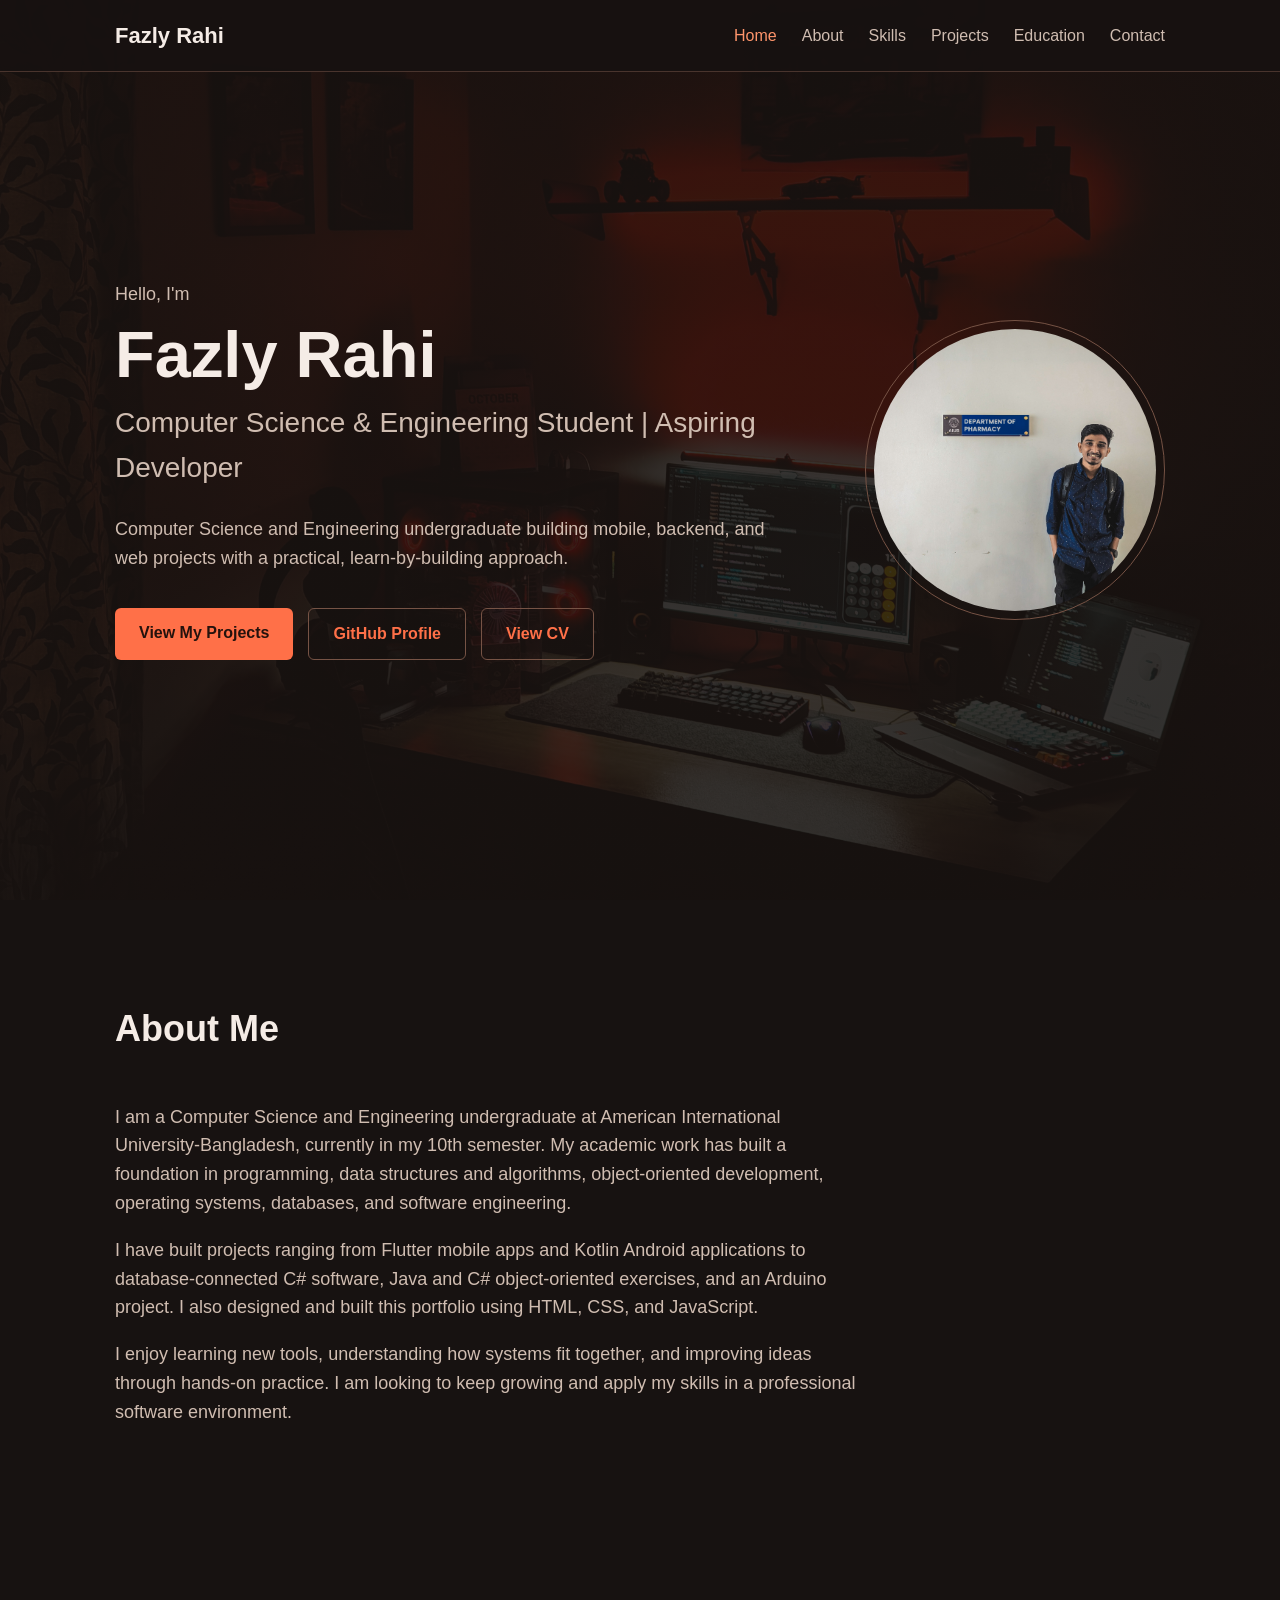
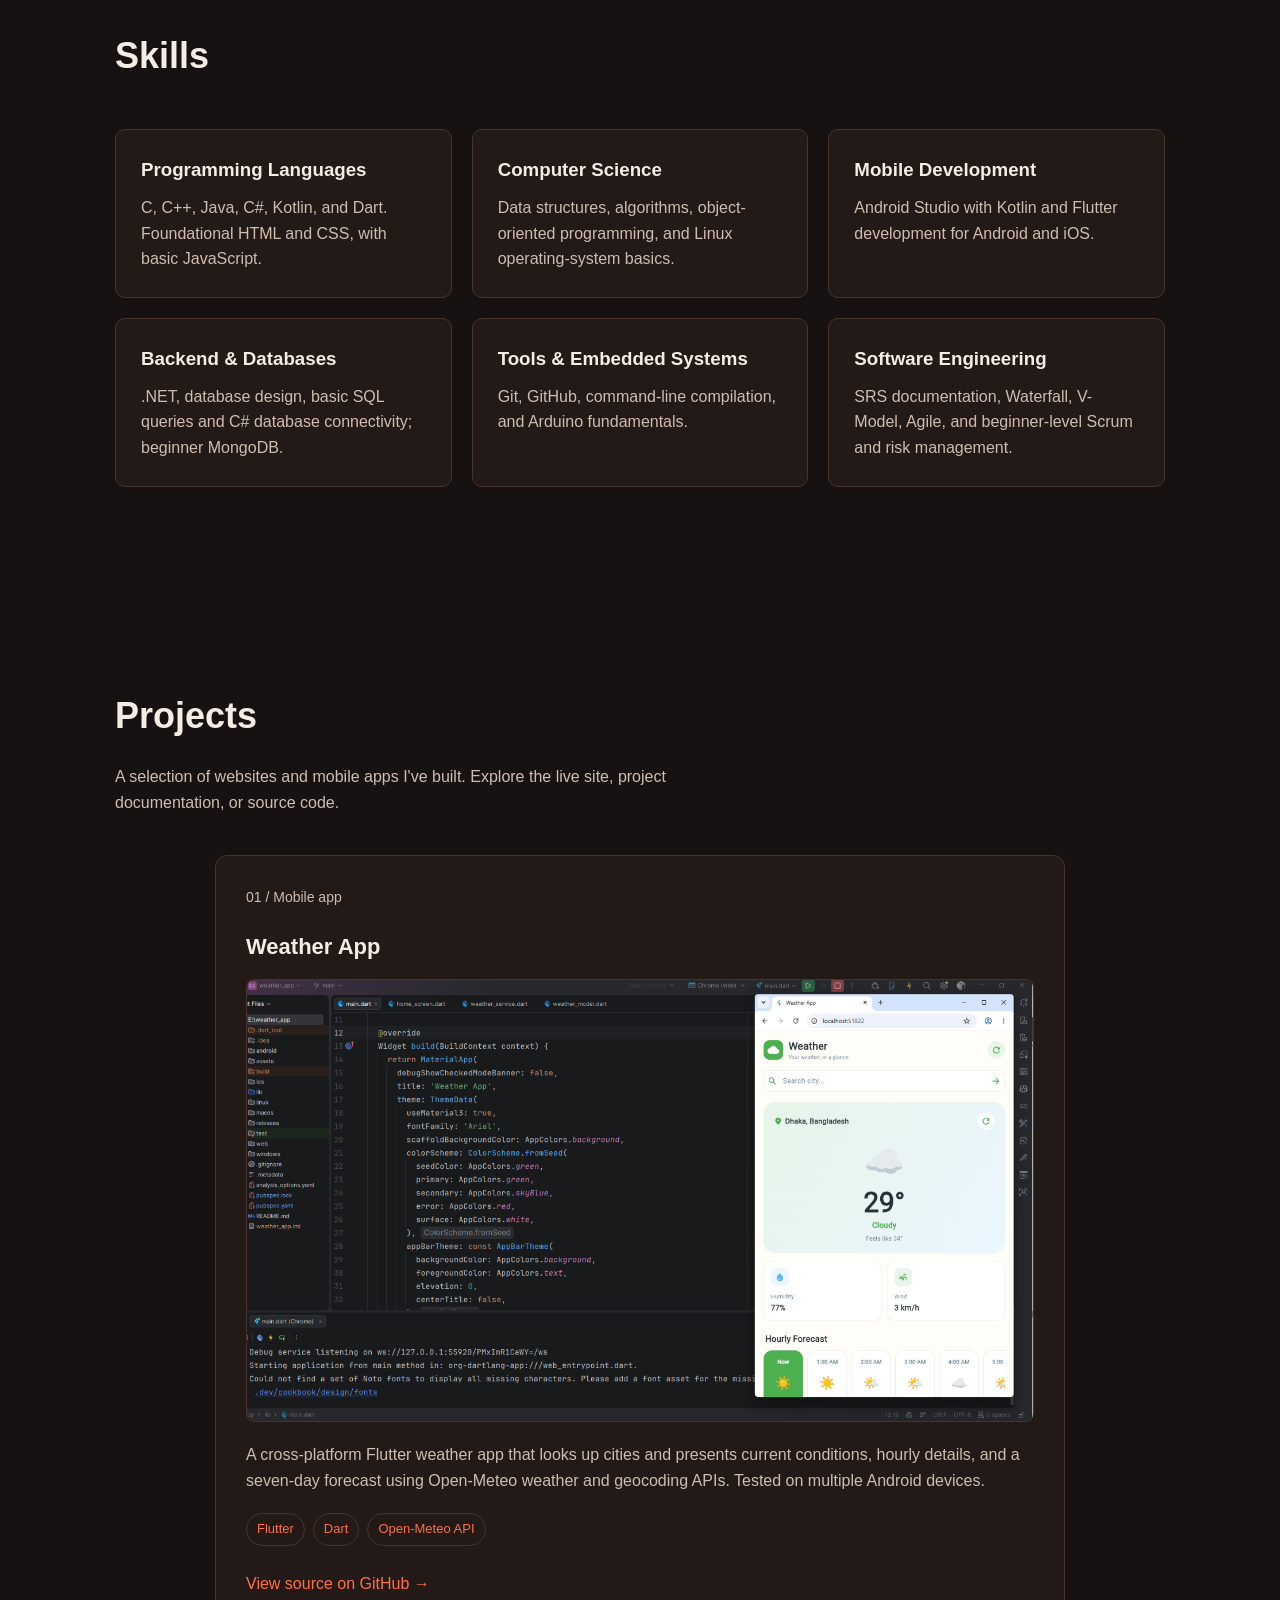
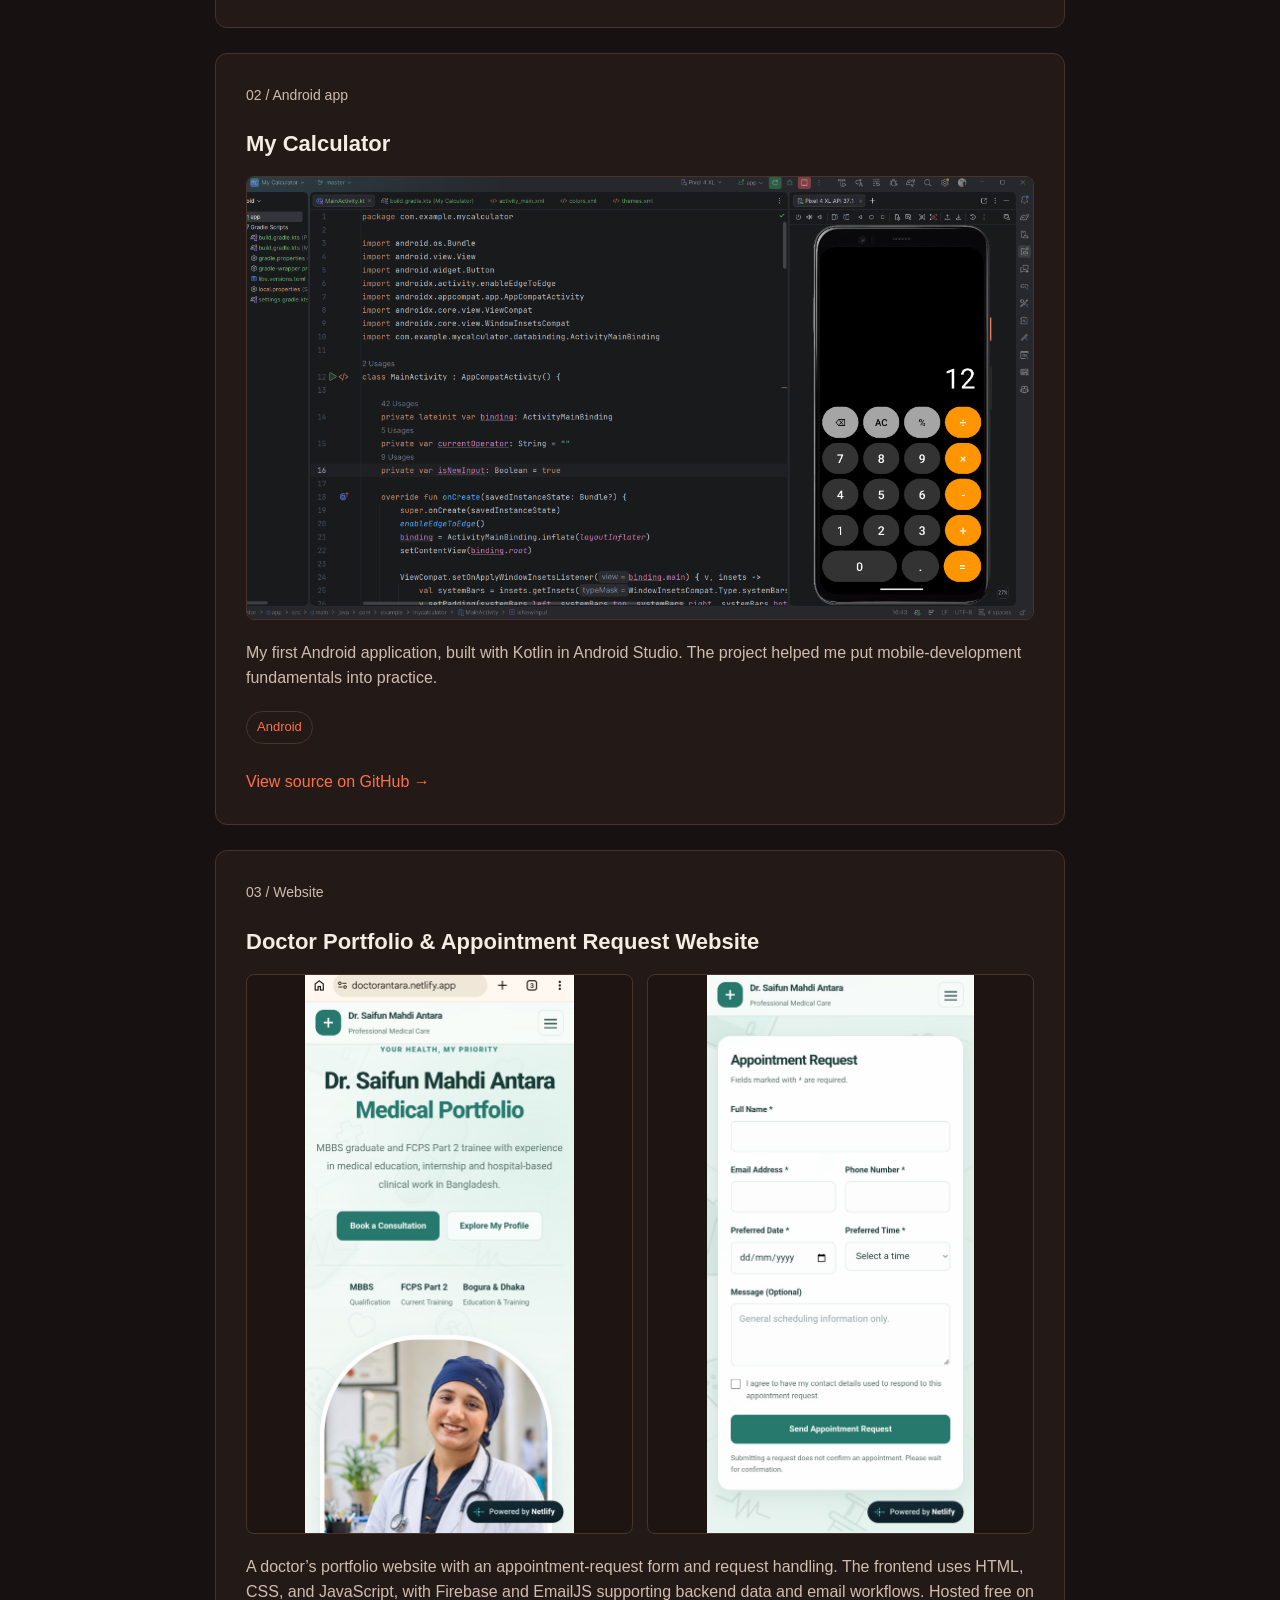
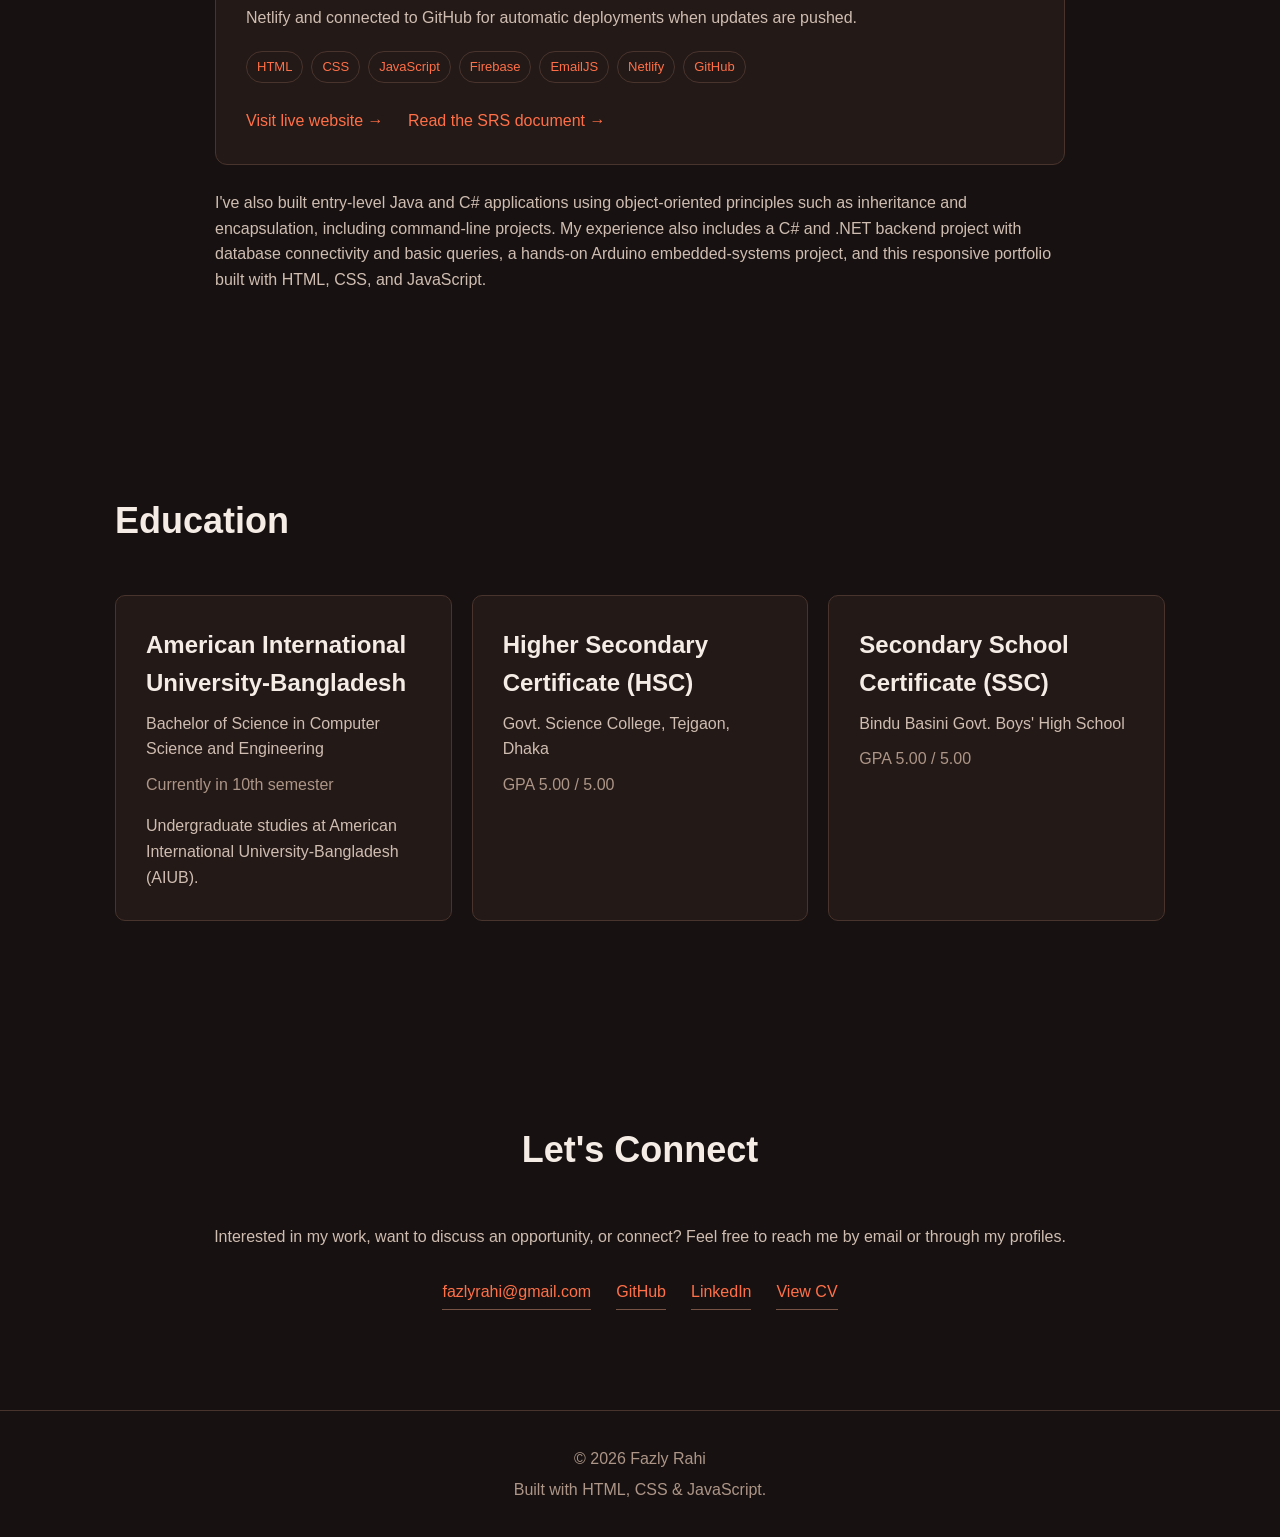
<file: index.html>
<!DOCTYPE html>
<html lang="en">
<head>
    <meta charset="UTF-8">
    <meta name="viewport" content="width=device-width, initial-scale=1.0">
    <meta name="description" content="Fazly Rahi is a Computer Science and Engineering undergraduate building mobile apps, database-connected software, and web projects.">
    <meta name="theme-color" content="#171211">
    <title>Fazly Rahi | Portfolio</title>

    <!-- Lets the CSS hide sections for the reveal animation ONLY when JS is running -->
    <script>document.documentElement.classList.add("js");</script>

    <!-- Start downloading the most important images immediately -->
    <link rel="preload" as="image" href="images/xins_corner.webp" fetchpriority="high">
    <link rel="preload" as="image" href="images/profile.webp" fetchpriority="high">

    <link rel="stylesheet" href="style.css?v=fast-20261022">
</head>

<body>

    <!-- Navigation -->
    <header>
        <nav class="navbar" aria-label="Main navigation">

            <div class="logo">Fazly Rahi</div>

            <ul class="nav-links" id="nav-links">
                <li><a href="#home">Home</a></li>
                <li><a href="#about">About</a></li>
                <li><a href="#skills">Skills</a></li>
                <li><a href="#projects">Projects</a></li>
                <li><a href="#education">Education</a></li>
                <li><a href="#contact">Contact</a></li>
            </ul>

            <button class="menu-button" id="menu-button" type="button"
                    aria-label="Toggle menu" aria-expanded="false" aria-controls="nav-links">
                ☰
            </button>

        </nav>
    </header>


    <!-- Home -->
    <section id="home" class="hero">

        <div class="hero-content">

            <p class="small-text">Hello, I'm</p>

            <h1>Fazly Rahi</h1>

            <h2>Computer Science &amp; Engineering Student | Aspiring Developer</h2>

            <p>
                Computer Science and Engineering undergraduate building mobile,
                backend, and web projects with a practical, learn-by-building approach.
            </p>

            <div class="hero-buttons">

                <a href="#projects" class="btn">View My Projects</a>

                <a href="https://github.com/rahi-12" class="btn secondary-btn" target="_blank" rel="noopener noreferrer">
                    GitHub Profile
                </a>

                <a href="resume/Fazly_Rahi_CV.pdf" class="btn secondary-btn" target="_blank" rel="noopener noreferrer">
                    View CV
                </a>

            </div>

        </div>

        <div class="hero-image">
            <div class="image-border">
                <img
                    src="images/profile.webp"
                    alt="Fazly Rahi"
                    width="300"
                    height="300"
                    fetchpriority="high"
                    decoding="async"
                >
            </div>
        </div>

    </section>


    <!-- About -->
    <section id="about" class="section">

        <h2 class="section-title">About Me</h2>

        <div class="about-content">

            <p>
                I am a Computer Science and Engineering undergraduate at
                American International University-Bangladesh, currently in my
                10th semester. My academic work has built a foundation in
                programming, data structures and algorithms, object-oriented
                development, operating systems, databases, and software
                engineering.
            </p>

            <p>
                I have built projects ranging from Flutter mobile apps and
                Kotlin Android applications to database-connected C# software,
                Java and C# object-oriented exercises, and an Arduino project.
                I also designed and built this portfolio using HTML, CSS, and
                JavaScript.
            </p>

            <p>
                I enjoy learning new tools, understanding how systems fit
                together, and improving ideas through hands-on practice. I am
                looking to keep growing and apply my skills in a professional
                software environment.
            </p>

        </div>

    </section>


    <!-- Skills -->
    <section id="skills" class="section">

        <h2 class="section-title">Skills</h2>

        <div class="skills-container">

            <div class="skill">
                <h3>Programming Languages</h3>
                <p>C, C++, Java, C#, Kotlin, and Dart. Foundational HTML and CSS, with basic JavaScript.</p>
            </div>

            <div class="skill">
                <h3>Computer Science</h3>
                <p>Data structures, algorithms, object-oriented programming, and Linux operating-system basics.</p>
            </div>

            <div class="skill">
                <h3>Mobile Development</h3>
                <p>Android Studio with Kotlin and Flutter development for Android and iOS.</p>
            </div>

            <div class="skill">
                <h3>Backend &amp; Databases</h3>
                <p>.NET, database design, basic SQL queries and C# database connectivity; beginner MongoDB.</p>
            </div>

            <div class="skill">
                <h3>Tools &amp; Embedded Systems</h3>
                <p>Git, GitHub, command-line compilation, and Arduino fundamentals.</p>
            </div>

            <div class="skill">
                <h3>Software Engineering</h3>
                <p>SRS documentation, Waterfall, V-Model, Agile, and beginner-level Scrum and risk management.</p>
            </div>

        </div>

    </section>


    <!-- Projects -->
    <section id="projects" class="section">

        <h2 class="section-title">Projects</h2>

        <p class="section-description">
            A selection of websites and mobile apps I've built. Explore the live
            site, project documentation, or source code.
        </p>

        <div class="projects-container">

            <div class="project-card">

                <p class="project-number">01 / Mobile app</p>

                <h3>Weather App</h3>
                <img
                    class="project-image"
                    src="images/weather-app.webp"
                    alt="Weather app showing current weather in Dhaka and the hourly forecast"
                    width="1280"
                    height="720"
                    loading="lazy"
                    decoding="async"
                >
                <p>
                    A cross-platform Flutter weather app that looks up cities
                    and presents current conditions, hourly details, and a
                    seven-day forecast using Open-Meteo weather and geocoding
                    APIs. Tested on multiple Android devices.
                </p>

                <div class="project-tech" aria-label="Technologies used">
                    <span>Flutter</span>
                    <span>Dart</span>
                    <span>Open-Meteo API</span>
                </div>

                <a href="https://github.com/rahi-12/weather-app" class="project-link" target="_blank" rel="noopener noreferrer">
                    View source on GitHub →
                </a>

            </div>

            <div class="project-card">

                <p class="project-number">02 / Android app</p>

                <h3>My Calculator</h3>
                <img
                    class="project-image"
                    src="images/calculator-app.webp"
                    alt="My Calculator Android app running in a Pixel emulator"
                    width="1280"
                    height="720"
                    loading="lazy"
                    decoding="async"
                >
                <p>
                    My first Android application, built with Kotlin in Android
                    Studio. The project helped me put mobile-development
                    fundamentals into practice.
                </p>

                <div class="project-tech" aria-label="Project type">
                    <span>Android</span>
                </div>

                <a href="https://github.com/rahi-12/My-Calculator-" class="project-link" target="_blank" rel="noopener noreferrer">
                    View source on GitHub →
                </a>

            </div>

            <div class="project-card">

                <p class="project-number">03 / Website</p>

                <h3>Doctor Portfolio &amp; Appointment Request Website</h3>

                <div class="project-image-gallery" aria-label="Website screenshots">
                    <img
                        class="project-image"
                        src="images/webimg01.webp"
                        alt="Doctor portfolio website homepage with profile and consultation booking link"
                        loading="lazy"
                        decoding="async"
                    >
                    <img
                        class="project-image"
                        src="images/webimg02.webp"
                        alt="Appointment request form with patient contact details and preferred appointment time"
                        loading="lazy"
                        decoding="async"
                    >
                </div>

                <p>
                    A doctor’s portfolio website with an appointment-request
                    form and request handling. The frontend uses HTML, CSS, and
                    JavaScript, with Firebase and EmailJS supporting backend
                    data and email workflows. Hosted free on Netlify and
                    connected to GitHub for automatic deployments when updates
                    are pushed.
                </p>

                <div class="project-tech" aria-label="Technologies and services used">
                    <span>HTML</span>
                    <span>CSS</span>
                    <span>JavaScript</span>
                    <span>Firebase</span>
                    <span>EmailJS</span>
                    <span>Netlify</span>
                    <span>GitHub</span>
                </div>

                <a href="https://doctorantara.netlify.app/" class="project-link" target="_blank" rel="noopener noreferrer">
                    Visit live website →
                </a>

                <a href="resume/SRS%20Doctor%20Portfolio%20and%20Appointment%20Request%20Website.pdf" class="project-link" target="_blank" rel="noopener noreferrer">
                    Read the SRS document →
                </a>

            </div>

        </div>

        <p class="project-experience">
            I've also built entry-level Java and C# applications using
            object-oriented principles such as inheritance and encapsulation,
            including command-line projects. My experience also includes a C#
            and .NET backend project with database connectivity and basic
            queries, a hands-on Arduino embedded-systems project, and this
            responsive portfolio built with HTML, CSS, and JavaScript.
        </p>

    </section>


    <!-- Education -->
    <section id="education" class="section">

        <h2 class="section-title">Education</h2>

        <div class="education-container">

            <div class="education-card">
                <h3>American International University-Bangladesh</h3>
                <p>Bachelor of Science in Computer Science and Engineering</p>
                <span>Currently in 10th semester</span>
                <p class="education-note">
                    Undergraduate studies at American International University-Bangladesh (AIUB).
                </p>
            </div>

            <div class="education-card">
                <h3>Higher Secondary Certificate (HSC)</h3>
                <p>Govt. Science College, Tejgaon, Dhaka</p>
                <span>GPA 5.00 / 5.00</span>
            </div>

            <div class="education-card">
                <h3>Secondary School Certificate (SSC)</h3>
                <p>Bindu Basini Govt. Boys' High School</p>
                <span>GPA 5.00 / 5.00</span>
            </div>

        </div>

    </section>


    <!-- Contact -->
    <section id="contact" class="section contact-section">

        <h2 class="section-title">Let's Connect</h2>

        <p>
            Interested in my work, want to discuss an opportunity, or connect?
            Feel free to reach me by email or through my profiles.
        </p>

        <div class="contact-links">

            <a href="mailto:fazlyrahi@gmail.com">fazlyrahi@gmail.com</a>

            <a href="https://github.com/rahi-12" target="_blank" rel="noopener noreferrer">GitHub</a>

            <a href="https://www.linkedin.com/in/fazly-rahi-95a38939a/" target="_blank" rel="noopener noreferrer">LinkedIn</a>

            <a href="resume/Fazly_Rahi_CV.pdf" target="_blank" rel="noopener noreferrer">View CV</a>

        </div>

    </section>


    <!-- Footer -->
    <footer>
        <p>© 2026 Fazly Rahi</p>
        <p>Built with HTML, CSS &amp; JavaScript.</p>
    </footer>


    <script src="script.js" defer></script>

</body>
</html>
</file>
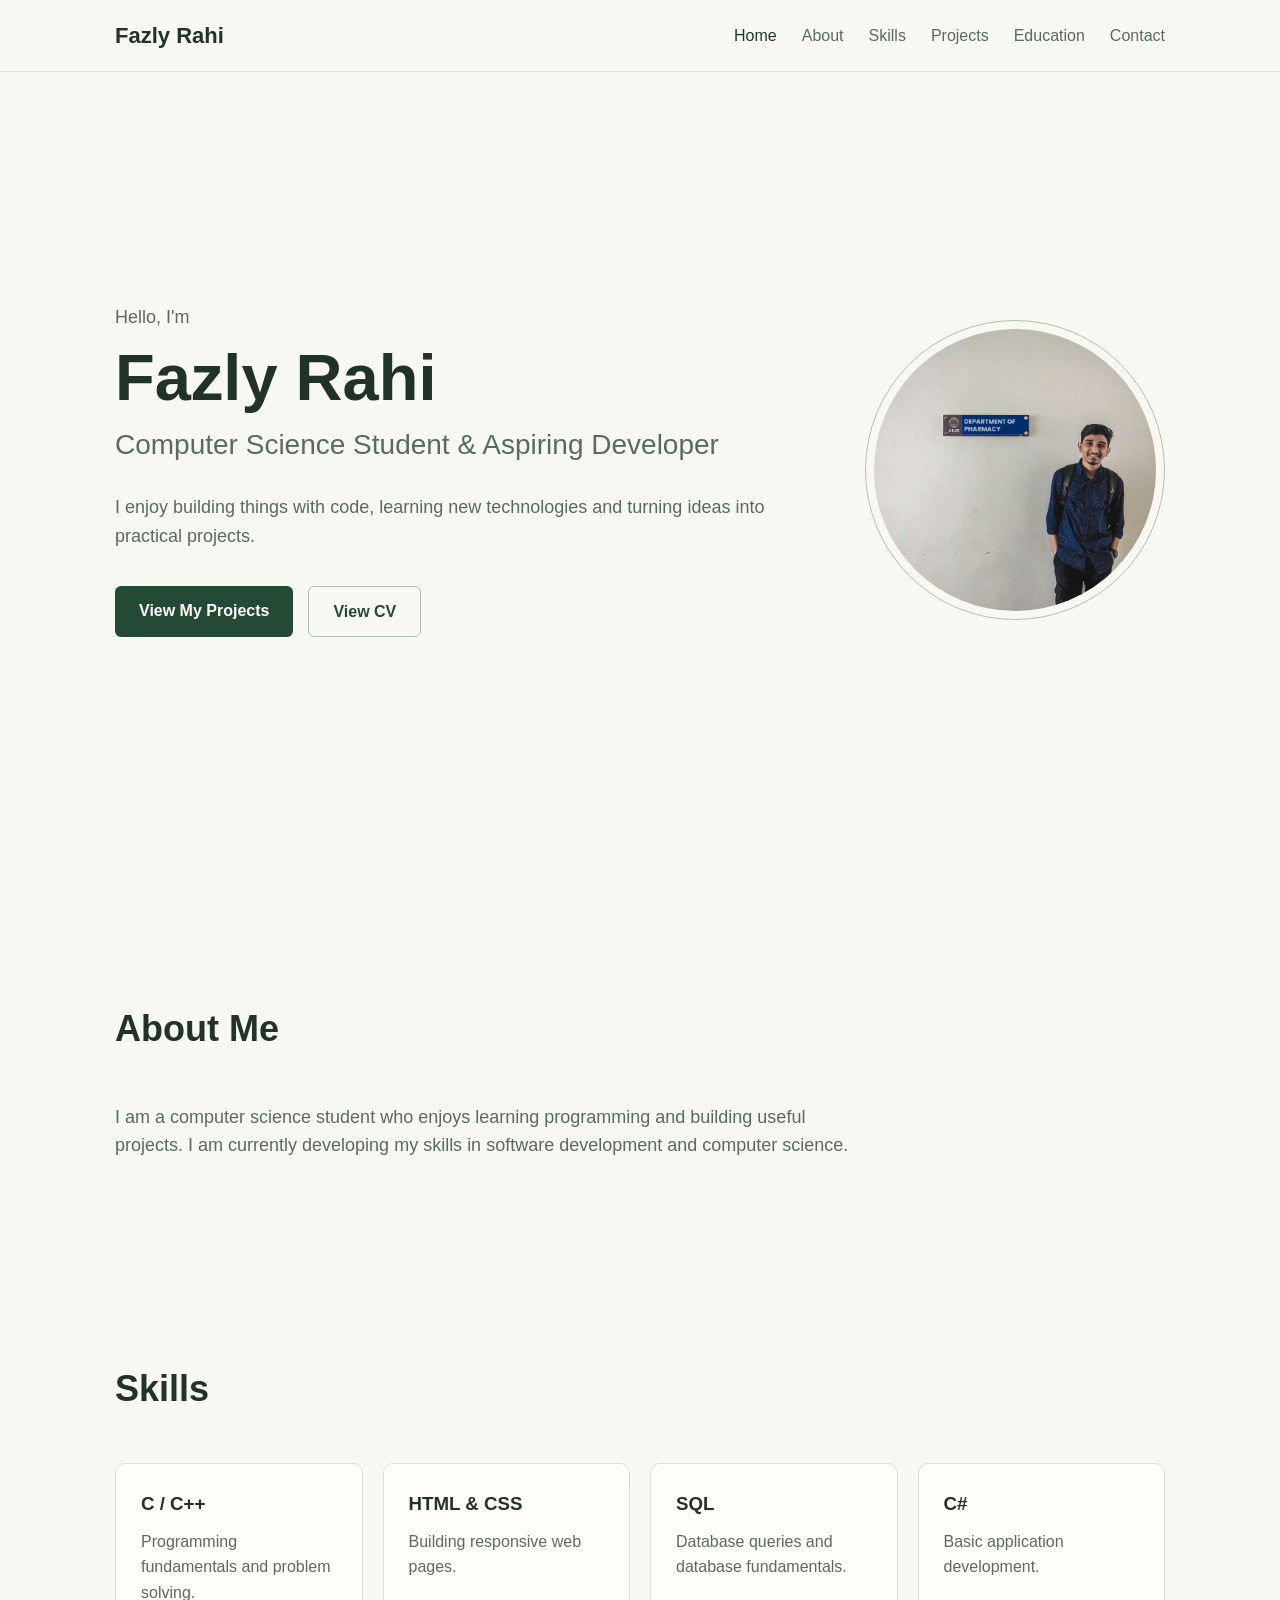
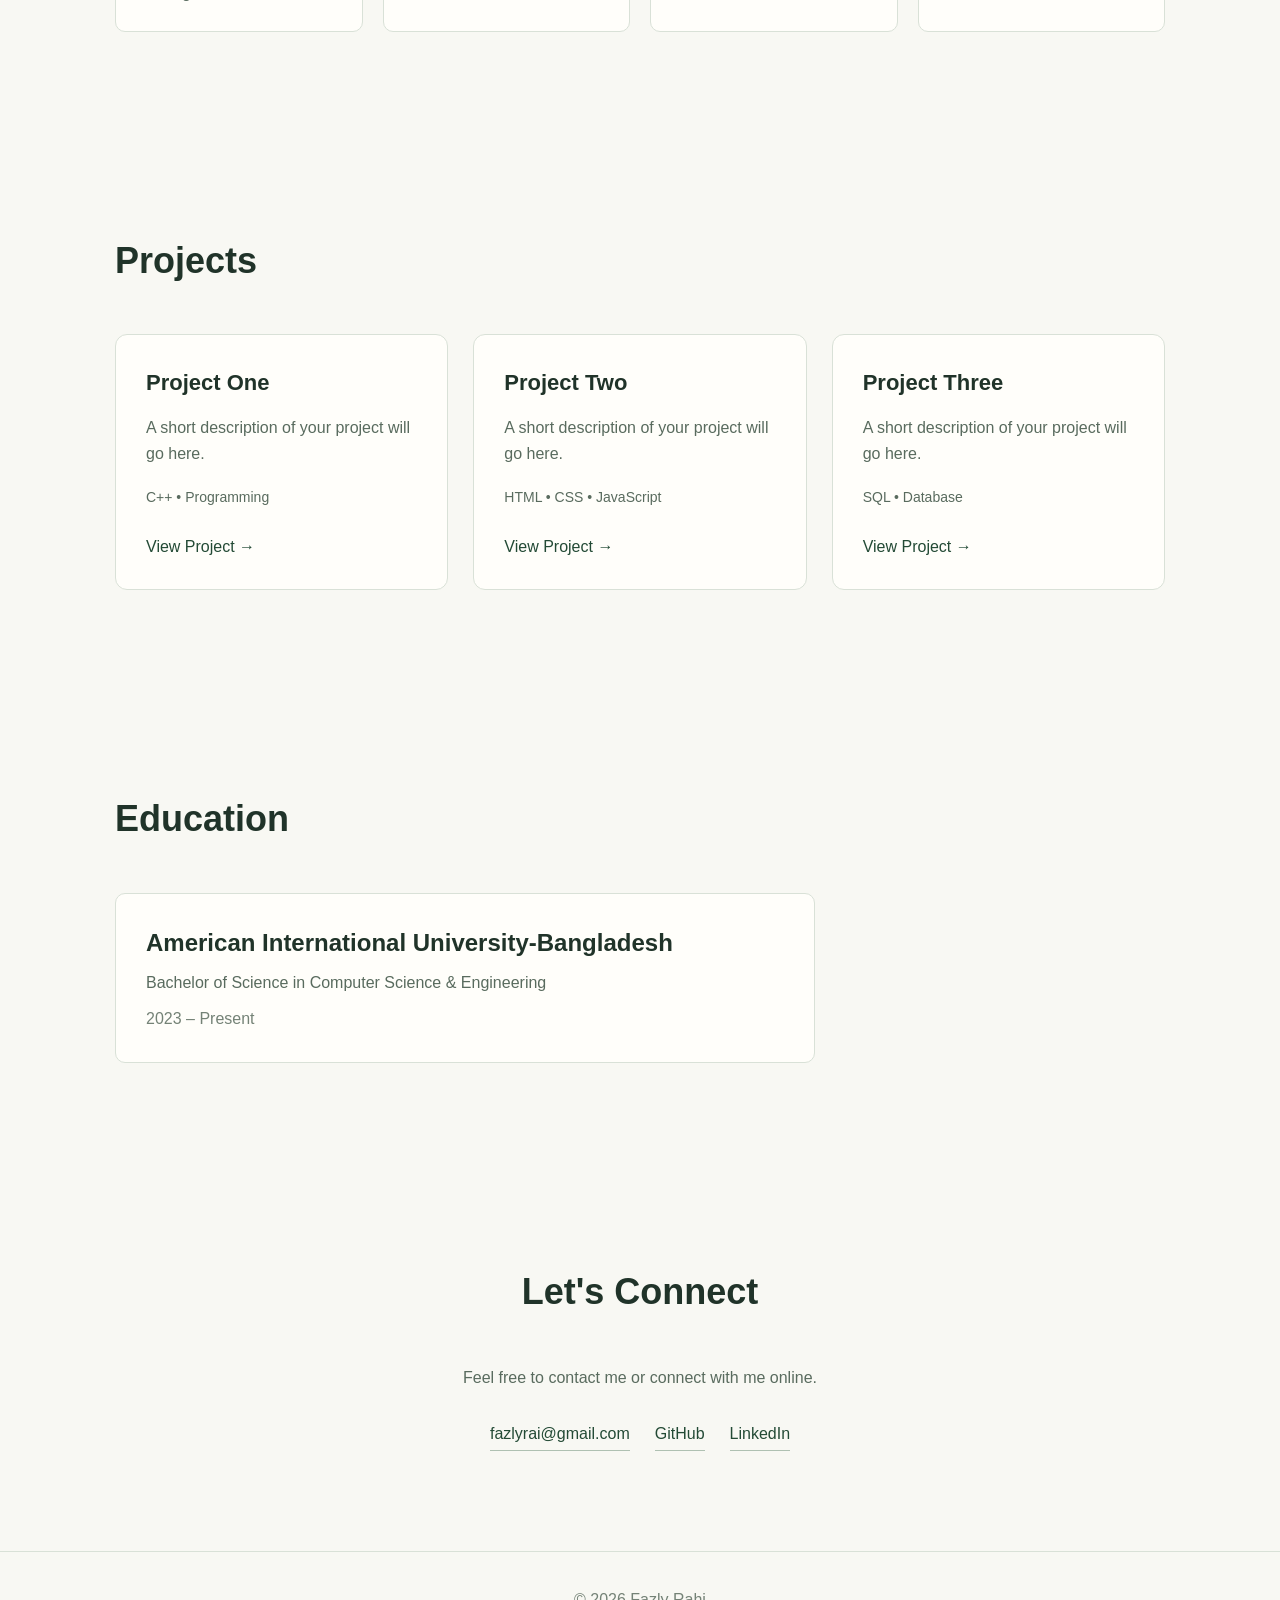
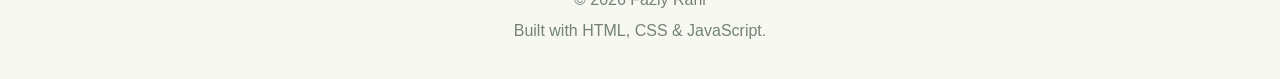
<file: my-portfolio/index.html>
<!DOCTYPE html>
<html lang="en">
<head>
    <meta charset="UTF-8">
    <meta name="viewport" content="width=device-width, initial-scale=1.0">

    <title>Fazly Rahi | Portfolio</title>

    <link rel="stylesheet" href="style.css">
</head>

<body>

    <!-- Navigation -->
    <header>
       <nav class="navbar">

    <div class="logo">
        Fazly Rahi
    </div>

    <ul class="nav-links">

        <li><a href="#home">Home</a></li>
        <li><a href="#about">About</a></li>
        <li><a href="#skills">Skills</a></li>
        <li><a href="#projects">Projects</a></li>
        <li><a href="#education">Education</a></li>
        <li><a href="#contact">Contact</a></li>

    </ul>

    <div class="menu-button">
        ☰
    </div>

</nav>
    </header>


<!-- Home -->
<section id="home" class="hero">

    <div class="hero-content">

        <p class="small-text">
            Hello, I'm
        </p>

        <h1>
            Fazly Rahi
        </h1>

        <h2>
            Computer Science Student & Aspiring Developer
        </h2>

        <p>
            I enjoy building things with code, learning new
            technologies and turning ideas into practical projects.
        </p>

        <div class="hero-buttons">

            <a href="#projects" class="btn">
                View My Projects
            </a>

            <a href="resume/CV.pdf" class="btn secondary-btn" target="_blank">
                View CV
            </a>

        </div>

    </div>


    <div class="hero-image">

        <div class="image-border">

            <img
                src="images/profile.jpg"
                alt="Fazly Rahi"
            >

        </div>

    </div>

</section>



    <!-- About -->
    <section id="about" class="section">

        <h2 class="section-title">
            About Me
        </h2>

        <div class="about-content">

            <p>
                I am a computer science student who enjoys learning
                programming and building useful projects.
                I am currently developing my skills in software
                development and computer science.
            </p>

        </div>

    </section>


    <!-- Skills -->
    <section id="skills" class="section">

        <h2 class="section-title">
            Skills
        </h2>

        <div class="skills-container">

            <div class="skill">
                <h3>C / C++</h3>
                <p>Programming fundamentals and problem solving.</p>
            </div>

            <div class="skill">
                <h3>HTML & CSS</h3>
                <p>Building responsive web pages.</p>
            </div>

            <div class="skill">
                <h3>SQL</h3>
                <p>Database queries and database fundamentals.</p>
            </div>

            <div class="skill">
                <h3>C#</h3>
                <p>Basic application development.</p>
            </div>

        </div>

    </section>


    <!-- Projects -->
    <section id="projects" class="section">

        <h2 class="section-title">
            Projects
        </h2>

        <div class="projects-container">

            <div class="project-card">

                <h3>Project One</h3>

                <p>
                    A short description of your project will go here.
                </p>

                <p class="technologies">
                    C++ • Programming
                </p>

                <a href="#" class="project-link">
                    View Project →
                </a>

            </div>


            <div class="project-card">

                <h3>Project Two</h3>

                <p>
                    A short description of your project will go here.
                </p>

                <p class="technologies">
                    HTML • CSS • JavaScript
                </p>

                <a href="#" class="project-link">
                    View Project →
                </a>

            </div>


            <div class="project-card">

                <h3>Project Three</h3>

                <p>
                    A short description of your project will go here.
                </p>

                <p class="technologies">
                    SQL • Database
                </p>

                <a href="#" class="project-link">
                    View Project →
                </a>

            </div>

        </div>

    </section>


    <!-- Education -->
    <section id="education" class="section">

        <h2 class="section-title">
            Education
        </h2>

        <div class="education-card">

            <h3>American International University-Bangladesh</h3>

            <p>
                Bachelor of Science in Computer Science & Engineering
            </p>

            <span>
                2023 – Present
            </span>

        </div>

    </section>


    <!-- Contact -->
    <section id="contact" class="section contact-section">

        <h2 class="section-title">
            Let's Connect
        </h2>

        <p>
            Feel free to contact me or connect with me online.
        </p>

        <div class="contact-links">

            <a href="mailto:fazlyrai@gmail.com">
                fazlyrai@gmail.com
            </a>

            <a href="#">
                GitHub
            </a>

            <a href="#">
                LinkedIn
            </a>

        </div>

    </section>


    <!-- Footer -->
    <footer>

        <p>
            © 2026 Fazly Rahi
        </p>

        <p>
            Built with HTML, CSS & JavaScript.
        </p>

    </footer>


    <script src="script.js"></script>

</body>
</html>
</file>
<file: style.css>
/* =========================
   BASIC SETTINGS
========================= */

:root {
    --paper: #171211;
    --surface: rgba(37, 27, 24, 0.92);   /* more opaque, so no blur needed */
    --text: #f5ece6;
    --muted: #d0bdb1;
    --muted-soft: #ad9587;
    --accent: #ff7048;
    --accent-deep: #ff956b;
    --button-text: #24120d;
    --line: #49342d;
    --line-strong: #765345;
}

* {
    margin: 0;
    padding: 0;
    box-sizing: border-box;
}

html {
    scroll-behavior: smooth;
}

/* Offset anchor jumps so the fixed header doesn't cover section titles */
section[id] {
    scroll-margin-top: 70px;
}

body {
    font-family: Arial, sans-serif;
    background-color: var(--paper);   /* shows instantly while the image loads */
    color: var(--text);
    line-height: 1.6;
}

/* Background lives on a fixed layer instead of background-attachment: fixed.
   This is much smoother to scroll, especially on phones. */
body::before {
    content: "";
    position: fixed;
    inset: 0;
    z-index: -1;
    background:
        linear-gradient(rgba(23, 17, 15, 0.86), rgba(23, 17, 15, 0.86)),
        url("images/xins_corner.webp") center / cover no-repeat;
    will-change: transform;
}


/* =========================
   NAVIGATION
========================= */

header {
    position: fixed;
    top: 0;
    width: 100%;
    z-index: 1000;
    background: rgba(23, 18, 17, 0.96);
    border-bottom: 1px solid var(--line);
}

.navbar {
    max-width: 1100px;
    margin: auto;
    padding: 18px 25px;

    display: flex;
    justify-content: space-between;
    align-items: center;
}

.logo {
    font-size: 22px;
    font-weight: bold;
}

.nav-links {
    list-style: none;

    display: flex;
    gap: 25px;
}

.nav-links a {
    text-decoration: none;
    color: var(--muted);
    transition: color 0.3s;
}

.nav-links a:hover {
    color: var(--accent);
}

.nav-links a.active {
    color: var(--accent-deep);
}

.menu-button {
    display: none;

    background: none;
    border: none;
    font-size: 28px;
    line-height: 1;
    cursor: pointer;

    color: var(--accent);
}


/* =========================
   HERO SECTION
========================= */

.hero {
    min-height: 100vh;

    display: flex;
    align-items: center;
    justify-content: space-between;
    gap: 60px;

    max-width: 1100px;
    margin: auto;
    padding: 120px 25px 80px;
}

.hero-content {
    max-width: 750px;
    animation: heroText 0.8s ease both;
}

.hero-image {
    flex-shrink: 0;
    animation: heroImage 0.8s ease both;
}

.small-text {
    color: var(--accent);
    font-size: 18px;
    margin-bottom: 10px;
}

.hero h1 {
    font-size: 65px;
    line-height: 1.1;
    margin-bottom: 10px;
}

.hero h2 {
    font-size: 28px;
    color: var(--muted);
    font-weight: normal;
    margin-bottom: 25px;
}

.hero p {
    color: var(--muted);
    font-size: 18px;
    max-width: 650px;
}

.hero-buttons {
    margin-top: 35px;

    display: flex;
    flex-wrap: wrap;
    gap: 15px;
}

.btn {
    display: inline-block;

    padding: 12px 24px;

    background: var(--accent);
    color: var(--button-text);

    text-decoration: none;
    border-radius: 6px;

    font-weight: bold;

    transition: transform 0.3s, background-color 0.3s;
}

.btn:hover {
    transform: translateY(-3px);
    background: var(--accent-deep);
    color: var(--button-text);
}

.secondary-btn {
    background: transparent;
    color: var(--accent);
    border: 1px solid var(--line-strong);
}

.image-border {
    width: 300px;
    height: 300px;

    border-radius: 50%;
    padding: 8px;

    border: 1px solid var(--line-strong);
}

.image-border img {
    display: block;
    width: 100%;
    height: 100%;

    object-fit: cover;
    border-radius: 50%;
}

@keyframes heroText {
    from { opacity: 0; transform: translateX(-30px); }
    to   { opacity: 1; transform: translateX(0); }
}

@keyframes heroImage {
    from { opacity: 0; transform: translateX(30px); }
    to   { opacity: 1; transform: translateX(0); }
}


/* =========================
   GENERAL SECTIONS
========================= */

.section {
    max-width: 1100px;
    margin: auto;
    padding: 100px 25px;
}

/* Scroll-reveal: sections are hidden ONLY if JS is running (.js class),
   so the page never appears blank if the script is slow or fails. */
.js .section {
    opacity: 0;
    transform: translateY(30px);
    transition: opacity 0.7s ease, transform 0.7s ease;
}

.js .section.show {
    opacity: 1;
    transform: translateY(0);
}

.section-title {
    font-size: 36px;
    margin-bottom: 45px;
}

.section-description {
    color: var(--muted);
    max-width: 650px;
    margin-top: -25px;
    margin-bottom: 40px;
}

.about-content {
    max-width: 750px;
}

.about-content p {
    color: var(--muted);
    font-size: 18px;
}

.about-content p + p {
    margin-top: 18px;
}


/* =========================
   SKILLS
========================= */

.skills-container {
    display: grid;
    grid-template-columns: repeat(3, 1fr);
    gap: 20px;
}

.skill {
    padding: 25px;

    border: 1px solid var(--line);
    border-radius: 10px;

    background: var(--surface);

    transition: transform 0.3s, border-color 0.3s;
}

.skill:hover {
    transform: translateY(-5px);
    border-color: var(--line-strong);
}

.skill h3 {
    margin-bottom: 10px;
}

.skill p {
    color: var(--muted);
}


/* =========================
   PROJECTS
========================= */

.projects-container {
    display: grid;
    grid-template-columns: minmax(0, 1fr);
    gap: 25px;
}

.project-card {
    position: relative;
    width: 100%;
    max-width: 850px;
    min-width: 0;
    margin: 0 auto;
    padding: 30px;

    background: var(--surface);

    border: 1px solid var(--line);
    border-radius: 12px;

    transition: transform 0.3s ease, border-color 0.3s ease;
}

.project-card:hover {
    transform: translateY(-8px);
    border-color: var(--line-strong);
}

.project-number {
    color: var(--muted-soft);
    font-size: 14px;
    margin-bottom: 20px;
}

.project-card h3 {
    font-size: 22px;
    margin-bottom: 15px;
}

.project-card p {
    color: var(--muted);
}

.project-image {
    display: block;
    width: 100%;
    max-width: 100%;
    height: auto;
    aspect-ratio: 16 / 9;
    margin-bottom: 20px;

    border: 1px solid var(--line);
    border-radius: 8px;

    object-fit: cover;
    object-position: right center;
}

.project-image-gallery {
    display: grid;
    grid-template-columns: repeat(2, minmax(0, 1fr));
    gap: 14px;
    margin-bottom: 20px;
}

.project-image-gallery .project-image {
    height: clamp(280px, 55vw, 560px);
    aspect-ratio: auto;
    margin-bottom: 0;
    object-fit: contain;
    object-position: center;
    background: rgba(23, 17, 15, 0.45);
}

.project-tech {
    display: flex;
    flex-wrap: wrap;
    gap: 8px;
    margin-top: 20px;
}

.project-tech span {
    padding: 5px 10px;

    border: 1px solid var(--line);
    border-radius: 20px;

    color: var(--accent);
    font-size: 13px;
}

.project-link {
    display: inline-block;
    margin-top: 25px;
    margin-right: 20px;

    color: var(--accent);
    text-decoration: none;

    transition: transform 0.3s;
}

.project-link:hover {
    transform: translateX(5px);
}

.project-experience {
    max-width: 850px;
    margin: 25px auto 0;
    color: var(--muted);
}


/* =========================
   EDUCATION
========================= */

.education-container {
    display: grid;
    grid-template-columns: repeat(3, minmax(0, 1fr));
    gap: 20px;
}

.education-card {
    padding: 30px;
    min-width: 0;

    background: var(--surface);

    border: 1px solid var(--line);
    border-radius: 10px;
}

.education-card h3 {
    font-size: 24px;
    margin-bottom: 8px;
}

.education-card p {
    color: var(--muted);
}

.education-card span {
    display: block;
    margin-top: 10px;
    color: var(--muted-soft);
}

.education-note {
    margin-top: 16px;
    color: var(--muted);
}


/* =========================
   CONTACT
========================= */

.contact-section {
    text-align: center;
}

.contact-section p {
    color: var(--muted);
}

.contact-links {
    margin-top: 30px;

    display: flex;
    justify-content: center;
    flex-wrap: wrap;
    gap: 25px;
}

.contact-links a {
    color: var(--accent);
    text-decoration: none;

    border-bottom: 1px solid var(--line-strong);
    padding-bottom: 4px;
}


/* =========================
   FOOTER
========================= */

footer {
    text-align: center;
    padding: 30px;

    border-top: 1px solid var(--line);
    color: var(--muted-soft);
}

footer p {
    margin: 5px 0;
}


/* =========================
   TABLET & MOBILE
========================= */

@media (max-width: 800px) {

    /* Hero */
    .hero {
        flex-direction: column-reverse;
        justify-content: center;
        text-align: center;
        gap: 30px;
    }

    .hero h1 {
        font-size: 45px;
    }

    .hero h2 {
        font-size: 23px;
    }

    .hero-content {
        display: flex;
        flex-direction: column;
        align-items: center;
    }

    .hero-buttons {
        justify-content: center;
    }

    .image-border {
        width: 220px;
        height: 220px;
    }

    /* Layout */
    .skills-container {
        grid-template-columns: repeat(2, 1fr);
    }

    .projects-container,
    .education-container,
    .project-image-gallery {
        grid-template-columns: 1fr;
    }

    /* Mobile menu */
    .menu-button {
        display: block;
    }

    .nav-links {
        position: absolute;
        top: 100%;
        left: 0;

        width: 100%;

        display: none;
        flex-direction: column;
        gap: 0;

        background: var(--paper);
        border-bottom: 1px solid var(--line);
    }

    .nav-links.show-menu {
        display: flex;
    }

    .nav-links li {
        width: 100%;
        text-align: center;
    }

    .nav-links a {
        display: block;
        padding: 15px;
    }
}

@media (max-width: 500px) {

    .skills-container {
        grid-template-columns: 1fr;
    }

    .hero-buttons {
        flex-direction: column;
        align-items: center;
    }

    .contact-links {
        flex-direction: column;
        align-items: center;
    }

    .section {
        padding: 70px 20px;
    }
}


/* =========================
   ACCESSIBILITY: REDUCED MOTION
========================= */

@media (prefers-reduced-motion: reduce) {

    html {
        scroll-behavior: auto;
    }

    .hero-content,
    .hero-image {
        animation: none;
    }

    .js .section {
        opacity: 1;
        transform: none;
        transition: none;
    }
}
</file>
<file: my-portfolio/style.css>
/* =========================
   BASIC SETTINGS
========================= */

:root {
    --paper: #f8f8f3;
    --surface: #fffefa;
    --text: #203329;
    --muted: #596b5e;
    --muted-soft: #748276;
    --pine: #234a35;
    --pine-deep: #193a28;
    --line: #d9e1d7;
    --line-strong: #afc1b2;
}

* {
    margin: 0;
    padding: 0;
    box-sizing: border-box;
    scroll-behavior: smooth;
}

body {
    font-family: Arial, sans-serif;
    background: var(--paper);
    color: var(--text);
    line-height: 1.6;
}


/* =========================
   NAVIGATION
========================= */

header {
    position: fixed;
    top: 0;
    width: 100%;
    z-index: 1000;
    background: rgba(248, 248, 243, 0.94);
    border-bottom: 1px solid var(--line);
}

.navbar {
    max-width: 1100px;
    margin: auto;
    padding: 18px 25px;

    display: flex;
    justify-content: space-between;
    align-items: center;
}

.logo {
    font-size: 22px;
    font-weight: bold;
}

.nav-links {
    list-style: none;

    display: flex;
    gap: 25px;
}

.nav-links a {
    text-decoration: none;
    color: var(--muted);
    transition: 0.3s;
}

.nav-links a:hover {
    color: var(--pine);
}


/* =========================
   HERO SECTION
========================= */

.hero {
    min-height: 100vh;

    display: flex;
    align-items: center;

    max-width: 1100px;
    margin: auto;
    padding: 120px 25px 80px;
}

.hero-content {
    max-width: 750px;
}

.small-text {
    color: var(--pine);
    font-size: 18px;
    margin-bottom: 10px;
}

.hero h1 {
    font-size: 65px;
    line-height: 1.1;
    margin-bottom: 10px;
}

.hero h2 {
    font-size: 28px;
    color: var(--muted);
    font-weight: normal;
    margin-bottom: 25px;
}

.hero p {
    color: var(--muted);
    font-size: 18px;
    max-width: 650px;
}

.hero-buttons {
    margin-top: 35px;

    display: flex;
    gap: 15px;
}

.btn {
    display: inline-block;

    padding: 12px 24px;

    background: var(--pine);
    color: var(--surface);

    text-decoration: none;
    border-radius: 6px;

    font-weight: bold;

    transition: 0.3s;
}

.btn:hover {
    transform: translateY(-3px);
}

.secondary-btn {
    background: transparent;
    color: var(--pine);
    border: 1px solid var(--line-strong);
}


/* =========================
   GENERAL SECTIONS
========================= */

.section {
    max-width: 1100px;
    margin: auto;
    padding: 100px 25px;
}

.section-title {
    font-size: 36px;
    margin-bottom: 45px;
}

.about-content {
    max-width: 750px;
}

.about-content p {
    color: var(--muted);
    font-size: 18px;
}


/* =========================
   SKILLS
========================= */

.skills-container {
    display: grid;

    grid-template-columns: repeat(4, 1fr);

    gap: 20px;
}

.skill {
    padding: 25px;

    border: 1px solid var(--line);
    border-radius: 10px;

    background: var(--surface);

    transition: 0.3s;
}

.skill:hover {
    transform: translateY(-5px);
    border-color: var(--line-strong);
}

.skill h3 {
    margin-bottom: 10px;
}

.skill p {
    color: var(--muted);
}


/* =========================
   PROJECTS
========================= */

.projects-container {
    display: grid;
    grid-template-columns: repeat(3, 1fr);
    gap: 25px;
}

.project-card {
    position: relative;

    padding: 30px;

    background: var(--surface);

    border: 1px solid var(--line);
    border-radius: 12px;

    transition: 0.3s ease;
}

.project-card:hover {
    transform: translateY(-8px);
    border-color: var(--line-strong);
}

.project-number {
    color: var(--muted-soft);
    font-size: 14px;
    margin-bottom: 20px;
}

.project-card h3 {
    font-size: 22px;
    margin-bottom: 15px;
}

.project-card p {
    color: var(--muted);
}

.technologies {
    margin-top: 20px;
    font-size: 14px;
}

.project-link {
    display: inline-block;

    margin-top: 25px;

    color: var(--pine);
    text-decoration: none;

    transition: 0.3s;
}

.project-link:hover {
    transform: translateX(5px);
}

.technologies {
    margin-top: 20px;
    font-size: 14px;
}


/* =========================
   EDUCATION
========================= */

.education-card {
    padding: 30px;

    max-width: 700px;

    background: var(--surface);

    border: 1px solid var(--line);
    border-radius: 10px;
}

.education-card h3 {
    font-size: 24px;
    margin-bottom: 8px;
}

.education-card p {
    color: var(--muted);
}

.education-card span {
    display: block;

    margin-top: 10px;

    color: var(--muted-soft);
}


/* =========================
   CONTACT
========================= */

.contact-section {
    text-align: center;
}

.contact-section p {
    color: var(--muted);
}

.contact-links {
    margin-top: 30px;

    display: flex;
    justify-content: center;
    gap: 25px;
}

.contact-links a {
    color: var(--pine);
    text-decoration: none;

    border-bottom: 1px solid var(--line-strong);

    padding-bottom: 4px;
}


/* =========================
   FOOTER
========================= */

footer {
    text-align: center;

    padding: 30px;

    border-top: 1px solid var(--line);

    color: var(--muted-soft);
}

footer p {
    margin: 5px 0;
}


/* =========================
   MOBILE
========================= */

@media (max-width: 800px) {

    .hero h1 {
        font-size: 45px;
    }

    .hero h2 {
        font-size: 23px;
    }

    .skills-container {
        grid-template-columns: repeat(2, 1fr);
    }

    .projects-container {
        grid-template-columns: 1fr;
    }
}


@media (max-width: 500px) {

    .skills-container {
        grid-template-columns: 1fr;
    }

    .hero-buttons {
        flex-direction: column;
        align-items: flex-start;
    }

    .contact-links {
        flex-direction: column;
        align-items: center;
    }
}


/* =========================
   PROJECT IMPROVEMENTS
========================= */

.section-description {
    color: var(--muted);
    max-width: 650px;
    margin-top: -25px;
    margin-bottom: 40px;
}

.project-number {
    color: var(--muted-soft);
    font-size: 14px;
    margin-bottom: 20px;
}

.project-tech {
    display: flex;
    flex-wrap: wrap;
    gap: 8px;
    margin-top: 20px;
}

.project-tech span {
    padding: 5px 10px;

    border: 1px solid var(--line);
    border-radius: 20px;

    color: var(--pine);
    font-size: 13px;
}


/* =========================
   HERO IMAGE
========================= */

.hero {
    justify-content: space-between;
    gap: 60px;
}

.hero-image {
    flex-shrink: 0;
}

.image-border {
    width: 300px;
    height: 300px;

    border-radius: 50%;

    padding: 8px;

    border: 1px solid var(--line-strong);
}

.image-border img {
    width: 100%;
    height: 100%;

    object-fit: cover;

    border-radius: 50%;

    display: block;
}


/* =========================
   MOBILE HERO
========================= */

@media (max-width: 800px) {

    .hero {
        flex-direction: column-reverse;
        justify-content: center;
        text-align: center;
    }

    .hero-content {
        display: flex;
        flex-direction: column;
        align-items: center;
    }

    .hero-image {
        margin-bottom: 30px;
    }

    .image-border {
        width: 220px;
        height: 220px;
    }
}

/* =========================
   SCROLL ANIMATION
========================= */

.section {
    opacity: 0;
    transform: translateY(30px);

    transition:
        opacity 0.7s ease,
        transform 0.7s ease;
}

.section.show {
    opacity: 1;
    transform: translateY(0);
}

/* =========================
   MOBILE MENU BUTTON
========================= */

.menu-button {
    display: none;

    font-size: 28px;
    cursor: pointer;

    color: var(--pine);
}

/* =========================
   MOBILE NAVIGATION
========================= */

@media (max-width: 800px) {

    .menu-button {
        display: block;
    }

    .nav-links {
        position: absolute;

        top: 70px;
        left: 0;

        width: 100%;

        display: none;
        flex-direction: column;

        gap: 0;

        background: var(--paper);

        border-bottom: 1px solid var(--line);
    }

    .nav-links.show-menu {
        display: flex;
    }

    .nav-links li {
        width: 100%;
        text-align: center;
    }

    .nav-links a {
        display: block;
        padding: 15px;
    }

}


/* =========================
   ACTIVE NAVIGATION
========================= */

.nav-links a.active {
    color: var(--pine-deep);
}


/* =========================
   HERO ANIMATION
========================= */

.hero-content {
    animation: heroText 1s ease;
}

.hero-image {
    animation: heroImage 1s ease;
}


@keyframes heroText {

    from {
        opacity: 0;
        transform: translateX(-30px);
    }

    to {
        opacity: 1;
        transform: translateX(0);
    }

}


@keyframes heroImage {

    from {
        opacity: 0;
        transform: translateX(30px);
    }

    to {
        opacity: 1;
        transform: translateX(0);
    }

}

/* =========================
   MOBILE MENU BUTTON
========================= */

.menu-button {
    display: none;

    font-size: 28px;
    cursor: pointer;

    color: var(--pine);
}


/* =========================
   MOBILE NAVIGATION
========================= */

@media (max-width: 800px) {

    .menu-button {
        display: block;
    }

    .nav-links {
        position: absolute;

        top: 70px;
        left: 0;

        width: 100%;

        display: none;
        flex-direction: column;

        gap: 0;

        background: var(--paper);

        border-bottom: 1px solid var(--line);
    }

    .nav-links.show-menu {
        display: flex;
    }

    .nav-links li {
        width: 100%;
        text-align: center;
    }

    .nav-links a {
        display: block;
        padding: 15px;
    }

}
</file>
